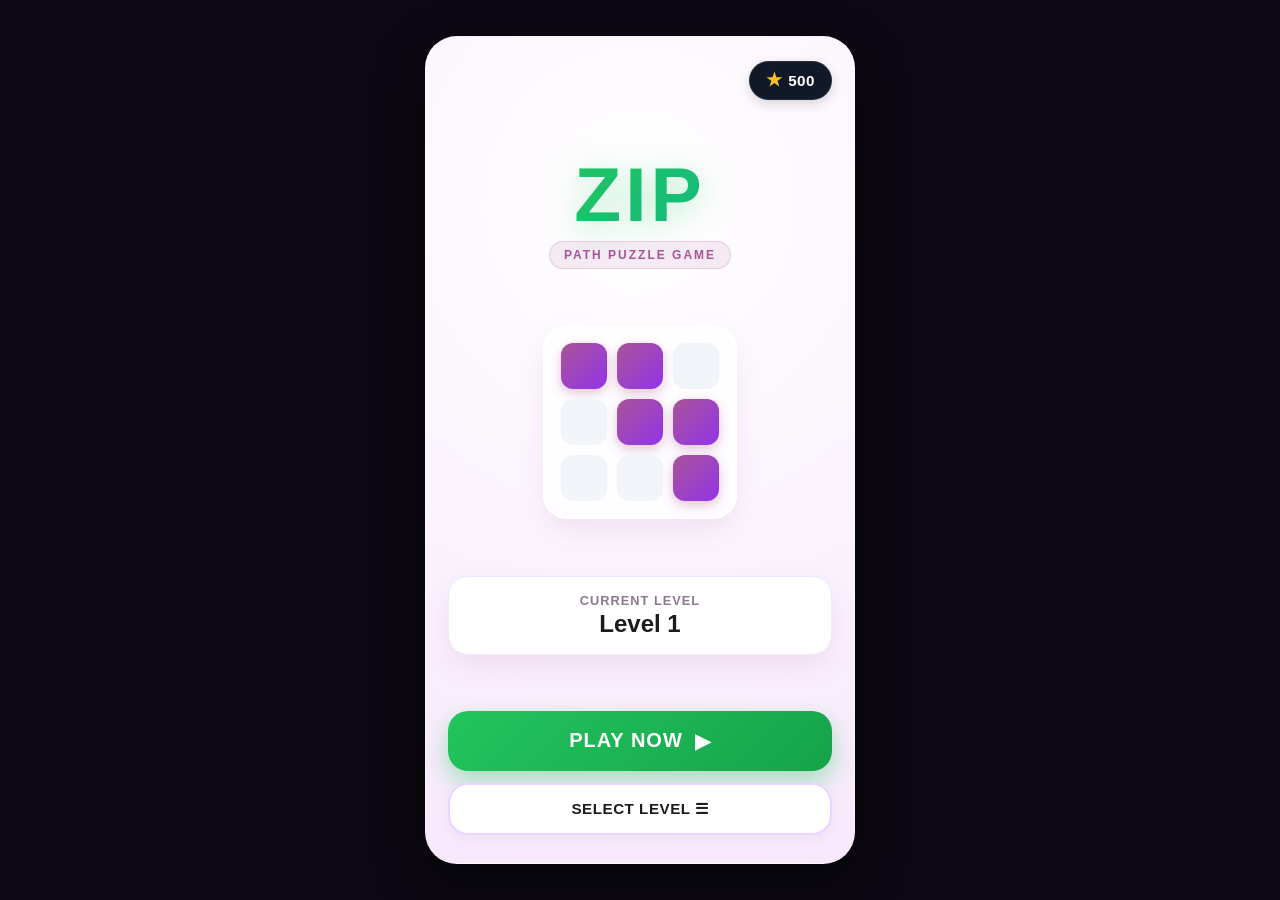
<file: index.html>
<!DOCTYPE html>  
<html lang="en">  
<head>  
  <meta charset="UTF-8">  
  <meta name="viewport" content="width=device-width, initial-scale=1.0, maximum-scale=1.0, user-scalable=no" />  
  <title>ZIP Path Puzzle Game</title>  
  <link rel="stylesheet" href="style.css">  
</head>  
<body>    
<div class="mobile-frame">  

  <!-- NOTIFICATION TOAST BANNER -->  
  <div id="toast-banner" class="toast-notification">  
    <span>⚠️</span>  
    <span id="toast-msg">Level Incomplete!</span>  
  </div>  

  <!-- HOME SCREEN -->  
  <div id="home-screen" class="screen active">  
    <div class="home-body">  
      <div class="home-top">  
        <div class="coin-badge coin-display">500</div>  
      </div>  
      <div>  
        <div class="home-logo">ZIP</div>  
        <div class="home-tagline">PATH PUZZLE GAME</div>  
      </div>  
      <div class="home-illustration">  
        <div class="mini-cell active-cell"></div>  
        <div class="mini-cell active-cell"></div>  
        <div class="mini-cell"></div>  
        <div class="mini-cell"></div>  
        <div class="mini-cell active-cell"></div>  
        <div class="mini-cell active-cell"></div>  
        <div class="mini-cell"></div>  
        <div class="mini-cell"></div>  
        <div class="mini-cell active-cell"></div>  
      </div>  
      <div class="progress-card">  
        <div class="progress-card-title">Current Level</div>  
        <div class="progress-card-level" id="home-level-label">Level 1</div>  
      </div>  
      <div class="home-buttons-group">  
        <button class="btn-play-now" id="home-play-btn" type="button">  
          <span>PLAY NOW</span>  
          <span>▶</span>  
        </button>  
        <button class="btn-home-menu" id="home-menu-btn" type="button">SELECT LEVEL ☰</button>  
      </div>  
    </div>  
  </div>  

  <!-- LEVEL MENU SCREEN -->  
  <div id="menu-screen" class="screen">  
    <div class="top-bar">  
      <button class="icon-btn" id="menu-back-btn">‹</button>  
      <div style="font-weight: bold; font-size: 1rem;">Select Level</div>  
      <div class="coin-badge coin-display">500</div>  
    </div>  
    <div class="jump-level-box">  
      <input type="number" id="jump-input" placeholder="Enter Level (e.g. 105)" min="1">  
      <button id="jump-btn">Go</button>  
    </div>  
    <div class="level-container">  
      <div id="level-grid-menu" class="level-grid"></div>  
    </div>  
    <div class="pagination-bar">  
      <button id="prev-page-btn">‹ Prev</button>  
      <span id="page-info-label" style="font-weight:bold; font-size:0.8rem;">Page 1</span>  
      <button id="next-page-btn">Next ›</button>  
    </div>  
  </div>  

  <!-- GAME PLAY SCREEN -->  
  <div id="game-screen" class="screen">  
    <div class="top-bar">  
      <button class="icon-btn" id="open-menu-btn" type="button">‹</button>  
      <div class="top-bar-center">  
        <div class="zip-logo-img">ZIP</div>  
        <div class="level-subtitle" id="level-display">Level 1</div>  
      </div>  
      <div class="coin-badge coin-display">500</div>  
    </div>  
    
    <div class="game-body">  
      <div class="grid-container" id="grid-container">  
        <svg class="svg-layer" id="svg-path-layer"></svg>  
        <div id="grid" class="grid-board"></div>  
      </div>  
    </div>  
    
    <div class="action-container">  
      <button class="btn-clean" id="clean-btn" type="button">  
        <span>Clean</span>  
        <span style="font-size:0.8rem;">↺</span>  
      </button>  
      <button class="btn-share" id="share-btn" type="button">  
        <span>➔</span>  
        <span>Share</span>  
      </button>  
    </div>  
    
    <div class="ad-banner">  
      <div style="display:flex; align-items:center; gap:8px;">  
        <div style="background:var(--coin-yellow); width:24px; height:24px; border-radius:50%; display:flex; align-items:center; justify-content:center; color:white; font-size:0.75rem;">★</div>  
        <div>  
          <div style="font-weight: bold; font-size: 0.75rem;">Remove ads</div>  
          <div style="font-size: 0.65rem; color: #64748b;">Get rid of ads forever for $2.99</div>  
        </div>  
      </div>  
    </div>  
  </div>  

  <!-- WIN MODAL -->  
  <div id="win-modal" class="modal">  
    <div class="modal-card">  
      <h2 style="color:var(--path-color)">Level Cleared! 🎉</h2>  
      <p style="margin-top:8px; font-weight: 600; font-size:0.9rem;" id="win-msg">+10 Coins Earned!</p>  
      <button class="btn-next" id="next-lvl-btn">Next Level ➔</button>  
    </div>  
  </div>  

</div>  

<script src="script.js"></script>  
</body>  
</html>
</file>
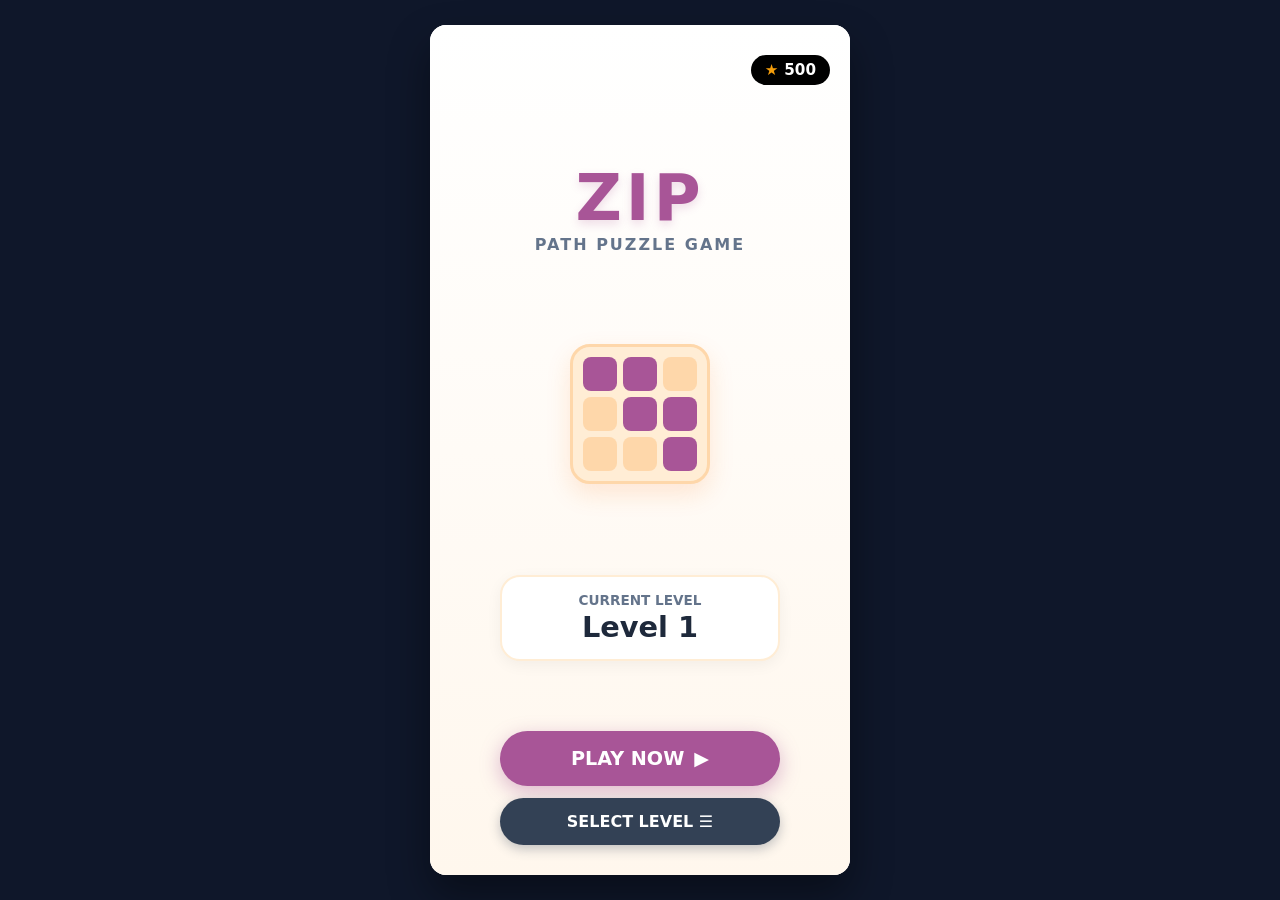
<file: zip_puzzle.html>
<!DOCTYPE html>
<html lang="en">
<head>
  <meta charset="UTF-8">
  <meta name="viewport" content="width=device-width, initial-scale=1.0">
  <title>ZIP Path Puzzle Game - Unlimited Levels</title>
  <style>
    :root {
      --bg-color: #ffffff;
      --grid-bg: #ffedd5;           /* Light Orange Background */
      --grid-line: #fed7aa;         /* Grid Border Color */
      --path-color: #a85597;        /* Soft Purple Path Line */
      --circle-green: #22c55e;      /* Checkpoint Badges */
      --btn-cyan: #06b6d4;
      --btn-orange: #f97316;
      --coin-yellow: #f59e0b;
      --card-purple: #8b5cf6;
      --card-locked: #94a3b8;
    }

    * {
      box-sizing: border-box;
      margin: 0;
      padding: 0;
      font-family: 'Segoe UI', system-ui, -apple-system, sans-serif;
      user-select: none;
      -webkit-user-select: none;
    }

    body {
      background-color: #0f172a;
      display: flex;
      justify-content: center;
      align-items: center;
      min-height: 100vh;
    }

    .mobile-frame {
      width: 100%;
      max-width: 420px;
      height: 100vh;
      max-height: 850px;
      background: var(--bg-color);
      box-shadow: 0 20px 40px rgba(0,0,0,0.4);
      display: flex;
      flex-direction: column;
      position: relative;
      overflow: hidden;
      border-radius: 16px;
    }

    .screen {
      display: none;
      flex-direction: column;
      height: 100%;
      width: 100%;
    }

    .screen.active {
      display: flex;
    }

    /* COIN BADGE COMMON */
    .coin-badge {
      background: #000000;
      color: #ffffff;
      padding: 6px 14px;
      border-radius: 20px;
      font-weight: bold;
      font-size: 0.95rem;
      display: flex;
      align-items: center;
      gap: 6px;
    }

    .coin-badge::before {
      content: '★';
      color: var(--coin-yellow);
    }

    /* ---------------- UNIQUE HOME SCREEN ---------------- */
    .home-body {
      flex: 1;
      display: flex;
      flex-direction: column;
      align-items: center;
      justify-content: space-between;
      padding: 30px 20px;
      background: linear-gradient(180deg, #ffffff 0%, #fff7ed 100%);
      text-align: center;
    }

    .home-top {
      width: 100%;
      display: flex;
      justify-content: flex-end;
    }

    .logo-container {
      margin-top: 10px;
    }

    .home-logo {
      font-size: 4rem;
      font-weight: 900;
      color: var(--path-color);
      letter-spacing: 4px;
      line-height: 1;
      text-shadow: 0 4px 10px rgba(168, 85, 151, 0.2);
    }

    .home-tagline {
      font-size: 1rem;
      font-weight: 700;
      color: #64748b;
      letter-spacing: 2px;
      margin-top: 5px;
    }

    /* Decorative Grid Icon on Home */
    .home-illustration {
      width: 140px;
      height: 140px;
      background: var(--grid-bg);
      border: 3px solid var(--grid-line);
      border-radius: 20px;
      display: grid;
      grid-template-columns: repeat(3, 1fr);
      gap: 6px;
      padding: 10px;
      box-shadow: 0 10px 25px rgba(249, 115, 22, 0.15);
      margin: 20px 0;
    }

    .home-illustration .mini-cell {
      background: #fed7aa;
      border-radius: 8px;
    }

    .home-illustration .mini-cell.active-cell {
      background: var(--path-color);
    }

    .progress-card {
      background: #ffffff;
      border: 2px solid #ffedd5;
      padding: 15px 30px;
      border-radius: 20px;
      box-shadow: 0 4px 15px rgba(0,0,0,0.05);
      width: 100%;
      max-width: 280px;
    }

    .progress-card-title {
      font-size: 0.85rem;
      color: #64748b;
      font-weight: 700;
      text-transform: uppercase;
    }

    .progress-card-level {
      font-size: 1.8rem;
      font-weight: 900;
      color: #1e293b;
      margin-top: 2px;
    }

    .home-buttons-group {
      width: 100%;
      max-width: 280px;
      display: flex;
      flex-direction: column;
      gap: 12px;
    }

    .btn-play-now {
      background: var(--path-color);
      color: white;
      border: none;
      padding: 16px;
      border-radius: 30px;
      font-size: 1.2rem;
      font-weight: 900;
      cursor: pointer;
      box-shadow: 0 6px 20px rgba(168, 85, 151, 0.4);
      transition: transform 0.1s ease;
      display: flex;
      align-items: center;
      justify-content: center;
      gap: 10px;
    }

    .btn-play-now:active {
      transform: scale(0.97);
    }

    .btn-home-menu {
      background: #334155;
      color: white;
      border: none;
      padding: 14px;
      border-radius: 30px;
      font-size: 1rem;
      font-weight: 800;
      cursor: pointer;
      box-shadow: 0 4px 12px rgba(51, 65, 85, 0.3);
    }

    /* TOP BAR FOR GAME/MENU */
    .top-bar {
      padding: 12px 18px;
      display: flex;
      justify-content: space-between;
      align-items: center;
      background: #ffffff;
      border-bottom: 1px solid #f1f5f9;
      z-index: 10;
    }

    .icon-btn {
      background: none;
      border: none;
      font-size: 1.8rem;
      font-weight: bold;
      color: #334155;
      cursor: pointer;
    }

    .zip-title-container {
      text-align: center;
    }

    .zip-logo-img {
      font-size: 2rem;
      font-weight: 900;
      color: var(--path-color);
      letter-spacing: 2px;
      line-height: 1;
    }

    .level-subtitle {
      font-size: 1rem;
      font-weight: 700;
      color: #1e293b;
      margin-top: 2px;
    }

    /* LEVEL MENU SCREEN */
    .menu-header {
      padding: 15px;
      text-align: center;
      background: var(--path-color);
      color: white;
      font-weight: bold;
      font-size: 1.2rem;
    }

    .jump-level-box {
      padding: 10px 15px;
      background: #f8fafc;
      display: flex;
      gap: 8px;
      border-bottom: 1px solid #e2e8f0;
    }

    .jump-level-box input {
      flex: 1;
      padding: 8px 12px;
      border: 1px solid #cbd5e1;
      border-radius: 8px;
      font-size: 0.9rem;
      outline: none;
    }

    .jump-level-box button {
      background: var(--path-color);
      color: white;
      border: none;
      padding: 8px 15px;
      border-radius: 8px;
      font-weight: bold;
      cursor: pointer;
    }

    .level-container {
      flex: 1;
      overflow-y: auto;
      padding: 15px;
    }

    .level-grid {
      display: grid;
      grid-template-columns: repeat(4, 1fr);
      gap: 10px;
      padding-bottom: 15px;
    }

    .btn-level-select {
      background: var(--card-purple);
      color: white;
      border: none;
      border-radius: 12px;
      padding: 12px 5px;
      font-size: 0.95rem;
      font-weight: bold;
      cursor: pointer;
      box-shadow: 0 3px 0 #6d28d9;
      display: flex;
      justify-content: center;
      align-items: center;
    }

    .btn-level-select.locked {
      background: var(--card-locked);
      box-shadow: 0 3px 0 #64748b;
      cursor: not-allowed;
      opacity: 0.6;
    }

    .pagination-bar {
      display: flex;
      justify-content: space-between;
      align-items: center;
      padding: 10px 15px;
      background: #ffffff;
      border-top: 1px solid #e2e8f0;
    }

    .pagination-bar button {
      background: #334155;
      color: white;
      border: none;
      padding: 6px 14px;
      border-radius: 8px;
      font-weight: bold;
      cursor: pointer;
    }

    /* GAME PLAY SCREEN */
    .game-body {
      flex: 1;
      display: flex;
      flex-direction: column;
      align-items: center;
      justify-content: center;
      padding: 10px 20px;
    }

    .grid-container {
      position: relative;
      background: var(--grid-bg);
      border: 3px solid var(--grid-line);
      border-radius: 12px;
      box-shadow: 0 4px 15px rgba(0,0,0,0.05);
      overflow: hidden;
    }

    .grid-board {
      display: grid;
      touch-action: none;
      position: relative;
      z-index: 2;
    }

    .svg-layer {
      position: absolute;
      top: 0;
      left: 0;
      width: 100%;
      height: 100%;
      z-index: 1;
      pointer-events: none;
    }

    .cell {
      box-sizing: border-box;
      border: 1px solid var(--grid-line);
      display: flex;
      align-items: center;
      justify-content: center;
      position: relative;
      background: transparent;
    }

    .cell.visited {
      background-color: rgba(168, 85, 151, 0.15) !important;
    }

    .num-badge {
      width: 36px;
      height: 36px;
      background-color: var(--circle-green);
      color: white;
      border-radius: 50%;
      display: flex;
      align-items: center;
      justify-content: center;
      font-weight: 800;
      font-size: 1.05rem;
      z-index: 10;
      box-shadow: 0 3px 6px rgba(0,0,0,0.2);
      border: 2px solid #ffffff;
    }

    /* ACTION BUTTONS */
    .action-container {
      display: flex;
      gap: 15px;
      padding: 12px 20px 20px 20px;
    }

    .btn-clean {
      flex: 1;
      background: var(--btn-cyan);
      color: white;
      border: none;
      border-radius: 25px;
      padding: 12px 20px;
      font-weight: 800;
      font-size: 0.95rem;
      cursor: pointer;
      display: flex;
      justify-content: space-between;
      align-items: center;
      box-shadow: 0 4px 10px rgba(6, 182, 212, 0.3);
    }

    .btn-share {
      flex: 1;
      background: var(--btn-orange);
      color: white;
      border: none;
      border-radius: 25px;
      padding: 12px 20px;
      font-weight: 800;
      font-size: 0.95rem;
      cursor: pointer;
      display: flex;
      align-items: center;
      justify-content: center;
      gap: 8px;
      box-shadow: 0 4px 10px rgba(249, 115, 22, 0.3);
    }

    .ad-banner {
      background: #ffffff;
      padding: 8px 15px;
      border-top: 1px solid #e2e8f0;
      display: flex;
      align-items: center;
      justify-content: space-between;
    }

    /* MODAL */
    .modal {
      position: absolute;
      top: 0; left: 0; right: 0; bottom: 0;
      background: rgba(15, 23, 42, 0.75);
      backdrop-filter: blur(4px);
      display: none;
      align-items: center;
      justify-content: center;
      z-index: 100;
    }

    .modal.active { display: flex; }

    .modal-card {
      background: white;
      padding: 25px;
      border-radius: 20px;
      text-align: center;
      width: 80%;
      box-shadow: 0 10px 30px rgba(0,0,0,0.3);
    }

    .btn-next {
      background: var(--path-color);
      color: white;
      border: none;
      padding: 12px 24px;
      border-radius: 12px;
      font-weight: bold;
      margin-top: 15px;
      cursor: pointer;
      width: 100%;
      font-size: 1rem;
    }
  </style>
</head>
<body>

  <div class="mobile-frame">
    
    <!-- 1. UNIQUE HOME SCREEN (DEFAULT ACTIVE) -->
    <div id="home-screen" class="screen active">
      <div class="home-body">
        
        <div class="home-top">
          <div class="coin-badge coin-display">322</div>
        </div>

        <div class="logo-container">
          <div class="home-logo">ZIP</div>
          <div class="home-tagline">PATH PUZZLE GAME</div>
        </div>

        <!-- Decorative Mini Grid Artwork -->
        <div class="home-illustration">
          <div class="mini-cell active-cell"></div>
          <div class="mini-cell active-cell"></div>
          <div class="mini-cell"></div>
          <div class="mini-cell"></div>
          <div class="mini-cell active-cell"></div>
          <div class="mini-cell active-cell"></div>
          <div class="mini-cell"></div>
          <div class="mini-cell"></div>
          <div class="mini-cell active-cell"></div>
        </div>

        <div class="progress-card">
          <div class="progress-card-title">Current Level</div>
          <div class="progress-card-level" id="home-level-label">Level 1</div>
        </div>

        <div class="home-buttons-group">
          <button class="btn-play-now" id="home-play-btn">
            <span>PLAY NOW</span>
            <span>▶</span>
          </button>
          <button class="btn-home-menu" id="home-menu-btn">SELECT LEVEL ☰</button>
        </div>

      </div>
    </div>

    <!-- 2. LEVEL MENU SCREEN -->
    <div id="menu-screen" class="screen">
      <div class="top-bar">
        <button class="icon-btn" id="menu-back-btn">‹</button>
        <div style="font-weight: bold; font-size: 1.1rem; color:#1e293b;">Select Level</div>
        <div class="coin-badge coin-display">322</div>
      </div>
      
      <div class="jump-level-box">
        <input type="number" id="jump-input" placeholder="Enter Level (e.g. 105)" min="1">
        <button id="jump-btn">Go</button>
      </div>

      <div class="level-container">
        <div id="level-grid-menu" class="level-grid"></div>
      </div>

      <div class="pagination-bar">
        <button id="prev-page-btn">‹ Prev</button>
        <span id="page-info-label" style="font-weight:bold; font-size:0.85rem; color:#475569;">Page 1</span>
        <button id="next-page-btn">Next ›</button>
      </div>
    </div>

    <!-- 3. GAME PLAY SCREEN -->
    <div id="game-screen" class="screen">
      
      <div class="top-bar">
        <button class="icon-btn" id="open-menu-btn">‹</button>
        <div class="zip-title-container">
          <div class="zip-logo-img">ZIP</div>
          <div class="level-subtitle" id="level-display">Level 1</div>
        </div>
        <div class="coin-badge coin-display">322</div>
      </div>

      <div class="game-body">
        <div class="grid-container" id="grid-container">
          <svg class="svg-layer" id="svg-path-layer"></svg>
          <div id="grid" class="grid-board"></div>
        </div>
      </div>

      <div class="action-container">
        <button class="btn-clean" id="clean-btn">
          <span>Clean</span>
          <span style="font-size:0.85rem;">8 ★</span>
        </button>
        <button class="btn-share" onclick="alert('Sharing level link...')">
          <span>➔</span>
          <span>Share</span>
        </button>
      </div>

      <div class="ad-banner">
        <div style="display:flex; align-items:center; gap:10px;">
          <div style="background:var(--coin-yellow); width:28px; height:28px; border-radius:50%; display:flex; align-items:center; justify-content:center; color:white; font-size:0.8rem;">★</div>
          <div>
            <div style="font-weight: bold; font-size: 0.8rem; color: #1e293b;">Remove ads</div>
            <div style="font-size: 0.7rem; color: #64748b;">Get rid of ads forever for $2.99</div>
          </div>
        </div>
      </div>

    </div>

    <!-- WIN MODAL -->
    <div id="win-modal" class="modal">
      <div class="modal-card">
        <h2 style="color:var(--path-color)">Level Cleared! 🎉</h2>
        <p style="margin-top:10px; font-weight: 600; color:#334155;" id="win-msg">+10 Coins Earned!</p>
        <button class="btn-next" id="next-lvl-btn">Next Level ➔</button>
      </div>
    </div>

  </div>

  <script>
    let coins = parseInt(localStorage.getItem('zip_coins')) || 322;
    let currentLevel = parseInt(localStorage.getItem('zip_current_level')) || 1;
    let highestUnlocked = parseInt(localStorage.getItem('zip_highest_unlocked')) || 1;
    let savedPaths = JSON.parse(localStorage.getItem('zip_saved_paths')) || {};
    let menuPage = 1;
    const levelsPerPage = 60;

    function updateCoins(amount) {
      coins += amount;
      if (coins < 0) coins = 0;
      localStorage.setItem('zip_coins', coins);
      document.querySelectorAll('.coin-display').forEach(el => el.innerText = coins);
    }

    function saveCurrentPath() {
      savedPaths[currentLevel] = path;
      localStorage.setItem('zip_saved_paths', JSON.stringify(savedPaths));
    }

    function mulberry32(a) {
      return function() {
        var t = a += 0x6D2B79F5;
        t = Math.imul(t ^ t >>> 15, t | 1);
        t ^= t + Math.imul(t ^ t >>> 7, t | 61);
        return ((t ^ t >>> 14) >>> 0) / 4294967296;
      };
    }

    function generateSolvableLevel(lvl) {
      const rand = mulberry32(lvl * 123456 + 789);
      
      let size = 4;
      if (lvl > 10) size = 5;
      if (lvl > 50) size = 6;
      if (lvl > 150) size = 7;

      const total = size * size;
      let fullPath = [];
      let visited = Array(size).fill(0).map(() => Array(size).fill(false));

      function dfs(r, c) {
        fullPath.push({ r, c });
        visited[r][c] = true;
        if (fullPath.length === total) return true;

        let dirs = [{ r: r - 1, c }, { r: r + 1, c }, { r, c: c - 1 }, { r, c: c + 1 }];
        dirs.sort(() => rand() - 0.5);

        for (let d of dirs) {
          if (d.r >= 0 && d.r < size && d.c >= 0 && d.c < size && !visited[d.r][d.c]) {
            if (dfs(d.r, d.c)) return true;
          }
        }
        fullPath.pop();
        visited[r][c] = false;
        return false;
      }

      dfs(Math.floor(rand() * size), Math.floor(rand() * size));

      if (fullPath.length < total) {
        fullPath = [];
        for (let r = 0; r < size; r++) {
          if (r % 2 === 0) {
            for (let c = 0; c < size; c++) fullPath.push({ r, c });
          } else {
            for (let c = size - 1; c >= 0; c--) fullPath.push({ r, c });
          }
        }
      }

      let numCheckpoints = size === 4 ? 3 : (size === 5 ? 4 : (size === 6 ? 5 : 6));
      if (lvl > 300) numCheckpoints = Math.min(8, numCheckpoints + 2);

      const checkpoints = {};
      const step = Math.floor((total - 1) / (numCheckpoints - 1));

      for (let i = 0; i < numCheckpoints; i++) {
        let idx = i === numCheckpoints - 1 ? total - 1 : i * step;
        const cell = fullPath[idx];
        checkpoints[`${cell.r},${cell.c}`] = i + 1;
      }

      return { size, checkpoints, autoSolution: fullPath };
    }

    let gridCols = 4;
    let path = [];
    let isDragging = false;
    let checkpoints = {};
    let totalCells = 16;
    let maxCheckpoint = 1;
    let cellSize = 75;

    function switchScreen(screenId) {
      document.querySelectorAll('.screen').forEach(s => s.classList.remove('active'));
      document.getElementById(screenId).classList.add('active');
    }

    function updateHomeUI() {
      document.getElementById('home-level-label').innerText = `Level ${currentLevel}`;
      updateCoins(0);
    }

    function startLevel(lvl) {
      if (lvl < 1) lvl = 1;
      currentLevel = lvl;
      localStorage.setItem('zip_current_level', currentLevel);

      const data = generateSolvableLevel(lvl);
      gridCols = data.size;
      checkpoints = data.checkpoints;
      totalCells = gridCols * gridCols;
      maxCheckpoint = Math.max(...Object.values(checkpoints), 1);

      document.getElementById('level-display').innerText = `Level ${lvl}`;

      if (savedPaths[currentLevel] && savedPaths[currentLevel].length > 0) {
        path = [...savedPaths[currentLevel]];
      } else if (currentLevel < highestUnlocked) {
        path = [...data.autoSolution];
        saveCurrentPath();
      } else {
        path = [];
      }

      isDragging = false;
      cellSize = Math.floor(310 / gridCols);

      const gridElem = document.getElementById('grid');
      gridElem.style.gridTemplateColumns = `repeat(${gridCols}, ${cellSize}px)`;
      gridElem.style.gridTemplateRows = `repeat(${gridCols}, ${cellSize}px)`;
      gridElem.innerHTML = '';

      for (let r = 0; r < gridCols; r++) {
        for (let c = 0; c < gridCols; c++) {
          const cell = document.createElement('div');
          cell.className = 'cell';
          cell.dataset.r = r;
          cell.dataset.c = c;

          const key = `${r},${c}`;
          if (checkpoints[key]) {
            const numBadge = document.createElement('div');
            numBadge.className = 'num-badge';
            numBadge.innerText = checkpoints[key];
            cell.appendChild(numBadge);
          }

          gridElem.appendChild(cell);
        }
      }

      switchScreen('game-screen');
      updateCoins(0);
      updateUI(false);
    }

    function tryAddToPath(r, c) {
      const key = `${r},${c}`;
      const cellVal = checkpoints[key] || null;

      if (path.length === 0) {
        if (cellVal === 1) { 
          path.push({ r, c }); 
          saveCurrentPath();
          return true; 
        }
        return false;
      }

      if (path.length > 1) {
        const prev = path[path.length - 2];
        if (prev.r === r && prev.c === c) { 
          path.pop(); 
          saveCurrentPath();
          return true; 
        }
      }

      if (path.some(p => p.r === r && p.c === c)) return false;

      const head = path[path.length - 1];
      if (Math.abs(head.r - r) + Math.abs(head.c - c) !== 1) return false;

      if (cellVal !== null) {
        const hitCheckpoints = path.map(p => checkpoints[`${p.r},${p.c}`]).filter(Boolean);
        const currentHighest = hitCheckpoints.length > 0 ? Math.max(...hitCheckpoints) : 1;
        if (cellVal !== currentHighest + 1) return false;
      }

      path.push({ r, c });
      saveCurrentPath();
      return true;
    }

    function drawSVGPath() {
      const svg = document.getElementById('svg-path-layer');
      svg.innerHTML = '';

      if (path.length === 0) return;

      let pointsStr = '';
      path.forEach((p, idx) => {
        const x = p.c * cellSize + cellSize / 2;
        const y = p.r * cellSize + cellSize / 2;
        pointsStr += `${x},${y} `;

        if (idx === 0) {
          const startCircle = document.createElementNS('http://www.w3.org/2000/svg', 'circle');
          startCircle.setAttribute('cx', x);
          startCircle.setAttribute('cy', y);
          startCircle.setAttribute('r', cellSize * 0.22);
          startCircle.setAttribute('fill', '#a85597');
          svg.appendChild(startCircle);
        }
        if (idx === path.length - 1 && path.length > 1) {
          const endCircle = document.createElementNS('http://www.w3.org/2000/svg', 'circle');
          endCircle.setAttribute('cx', x);
          endCircle.setAttribute('cy', y);
          endCircle.setAttribute('r', cellSize * 0.18);
          endCircle.setAttribute('fill', '#f97316');
          svg.appendChild(endCircle);
        }
      });

      if (path.length > 1) {
        const polyline = document.createElementNS('http://www.w3.org/2000/svg', 'polyline');
        polyline.setAttribute('points', pointsStr.trim());
        polyline.setAttribute('fill', 'none');
        polyline.setAttribute('stroke', '#a85597');
        polyline.setAttribute('stroke-width', cellSize * 0.35);
        polyline.setAttribute('stroke-linecap', 'round');
        polyline.setAttribute('stroke-linejoin', 'round');
        svg.insertBefore(polyline, svg.firstChild);
      }
    }

    function updateUI(checkWin = true) {
      document.querySelectorAll('.cell').forEach(c => c.classList.remove('visited'));

      path.forEach((p) => {
        const elem = document.querySelector(`[data-r="${p.r}"][data-c="${p.c}"]`);
        if (elem) elem.classList.add('visited');
      });

      drawSVGPath();

      if (checkWin && path.length === totalCells) {
        const hitCheckpoints = path.map(p => checkpoints[`${p.r},${p.c}`]).filter(Boolean);
        if (hitCheckpoints.length === maxCheckpoint) {
          if (currentLevel >= highestUnlocked) {
            highestUnlocked = currentLevel + 1;
            localStorage.setItem('zip_highest_unlocked', highestUnlocked);
            updateCoins(10);
            document.getElementById('win-msg').innerText = `Level ${currentLevel} Cleared! +10 Coins!`;
          } else {
            document.getElementById('win-msg').innerText = `Level ${currentLevel} Solved!`;
          }
          document.getElementById('win-modal').classList.add('active');
        }
      }
    }

    function renderMenu() {
      const menuGrid = document.getElementById('level-grid-menu');
      menuGrid.innerHTML = '';

      const startLvl = (menuPage - 1) * levelsPerPage + 1;
      const endLvl = startLvl + levelsPerPage - 1;

      for (let i = startLvl; i <= endLvl; i++) {
        const btn = document.createElement('button');
        const isUnlocked = i <= highestUnlocked;
        btn.className = `btn-level-select ${!isUnlocked ? 'locked' : ''}`;
        btn.innerText = i;

        if (isUnlocked) {
          btn.addEventListener('click', () => startLevel(i));
        }

        menuGrid.appendChild(btn);
      }

      document.getElementById('page-info-label').innerText = `Levels ${startLvl} - ${endLvl}`;
    }

    // Controls & Drag Listeners
    const gridElem = document.getElementById('grid');
    gridElem.addEventListener('pointerdown', (e) => {
      const cell = e.target.closest('.cell');
      if (!cell) return;
      isDragging = true;
      tryAddToPath(parseInt(cell.dataset.r), parseInt(cell.dataset.c));
      updateUI(true);
    });

    window.addEventListener('pointermove', (e) => {
      if (!isDragging) return;
      const target = document.elementFromPoint(e.clientX, e.clientY);
      if (!target) return;
      const cell = target.closest('.cell');
      if (cell && tryAddToPath(parseInt(cell.dataset.r), parseInt(cell.dataset.c))) {
        updateUI(true);
      }
    });

    window.addEventListener('pointerup', () => isDragging = false);

    // Clean Button Logic
    document.getElementById('clean-btn').addEventListener('click', () => {
      if (coins >= 8) {
        updateCoins(-8);
        path = [];
        saveCurrentPath();
        updateUI(false);
      } else {
        alert("Not enough coins to Clean! Need 8 ⭐");
      }
    });

    document.getElementById('next-lvl-btn').addEventListener('click', () => {
      document.getElementById('win-modal').classList.remove('active');
      startLevel(currentLevel + 1);
    });

    // Home Screen Navigation Listeners
    document.getElementById('home-play-btn').addEventListener('click', () => {
      startLevel(currentLevel);
    });

    document.getElementById('home-menu-btn').addEventListener('click', () => {
      menuPage = Math.ceil(highestUnlocked / levelsPerPage) || 1;
      renderMenu();
      switchScreen('menu-screen');
    });

    document.getElementById('open-menu-btn').addEventListener('click', () => {
      updateHomeUI();
      switchScreen('home-screen');
    });

    document.getElementById('menu-back-btn').addEventListener('click', () => {
      updateHomeUI();
      switchScreen('home-screen');
    });

    document.getElementById('prev-page-btn').addEventListener('click', () => {
      if (menuPage > 1) {
        menuPage--;
        renderMenu();
      }
    });

    document.getElementById('next-page-btn').addEventListener('click', () => {
      menuPage++;
      renderMenu();
    });

    document.getElementById('jump-btn').addEventListener('click', () => {
      const targetLvl = parseInt(document.getElementById('jump-input').value);
      if (targetLvl && targetLvl > 0) {
        if (targetLvl <= highestUnlocked) {
          startLevel(targetLvl);
        } else {
          alert(`Level ${targetLvl} is locked! Highest unlocked is ${highestUnlocked}.`);
        }
      }
    });

    // Initialize Home Screen on Load
    updateHomeUI();
  </script>
</body>
</html>
</file>
<file: style.css>
/* ==========================================
   GLOBAL VARIABLES & MODERN RESET
   ========================================== */
:root {
  --bg-color: #fdf4ff;
  --bg-gradient: radial-gradient(circle at 50% 20%, #ffffff 0%, #f7e8fb 100%);
  --card-bg: #ffffff;
  --primary-purple: #a85597;
  --purple-glow: rgba(168, 85, 151, 0.35);
  --green-main: #22c55e;
  --green-gradient: linear-gradient(135deg, #22c55e 0%, #16a34a 100%);
  --green-glow: rgba(34, 197, 94, 0.4);
  --text-dark: #1e1b1e;
  --text-muted: #8b798e;
  --coin-yellow: #fbbf24;
  --shadow-card: 0 12px 30px -5px rgba(168, 85, 151, 0.15);
}

* {
  box-sizing: border-box;
  margin: 0;
  padding: 0;
  font-family: -apple-system, BlinkMacSystemFont, "Segoe UI", Roboto, Helvetica, Arial, sans-serif;
  user-select: none;
  -webkit-user-select: none;
  -webkit-touch-callout: none;
  -webkit-tap-highlight-color: transparent;
}

html, body {
  width: 100%;
  height: 100%;
  overflow: hidden;
  background-color: #0d0914;
  display: flex;
  justify-content: center;
  align-items: center;
}

/* ==========================================
   MOBILE FRAME CONTAINER
   ========================================== */
.mobile-frame {
  width: 100%;
  max-width: 430px;
  height: 100dvh;
  max-height: 920px;
  background: var(--bg-gradient);
  position: relative;
  display: flex;
  flex-direction: column;
  box-shadow: 0 20px 50px rgba(0, 0, 0, 0.6);
  overflow: hidden;
}

@media (min-width: 430px) {
  .mobile-frame {
    height: 92vh;
    border-radius: 32px;
    border: 1.5px solid rgba(255, 255, 255, 0.2);
  }
}

/* ==========================================
   SCREEN MANAGEMENT
   ========================================== */
.screen {
  display: none;
  flex-direction: column;
  justify-content: space-between;
  height: 100%;
  width: 100%;
  position: absolute;
  top: 0;
  left: 0;
  background: var(--bg-gradient);
  overflow: hidden;
}

.screen.active {
  display: flex;
}

/* ==========================================
   MODERN HOME SCREEN DESIGN
   ========================================== */
#home-screen .home-body {
  flex: 1;
  display: flex;
  flex-direction: column;
  justify-content: space-between;
  align-items: center;
  padding: 24px 22px 28px 22px;
  text-align: center;
  position: relative;
  z-index: 10;
}

/* TOP COIN DISPLAY */
.home-top {
  width: 100%;
  display: flex;
  justify-content: flex-end;
  align-items: center;
}

.coin-badge {
  background: #111827;
  color: #ffffff;
  border-radius: 24px;
  padding: 8px 16px;
  font-weight: 800;
  font-size: 0.95rem;
  display: flex;
  align-items: center;
  gap: 6px;
  box-shadow: 0 4px 12px rgba(0, 0, 0, 0.15);
  border: 1px solid rgba(255, 255, 255, 0.1);
  letter-spacing: 0.5px;
}

.coin-badge::before {
  content: "★";
  color: var(--coin-yellow);
  font-size: 1.1rem;
}

/* BRANDING / LOGO */
.home-logo {
  font-size: 4.8rem;
  font-weight: 900;
  background: linear-gradient(135deg, #22c55e 0%, #10b981 100%);
  -webkit-background-clip: text;
  -webkit-text-fill-color: transparent;
  letter-spacing: 4px;
  line-height: 1;
  filter: drop-shadow(0 6px 16px rgba(34, 197, 94, 0.35));
}

.home-tagline {
  font-size: 0.75rem;
  font-weight: 800;
  color: var(--primary-purple);
  background: rgba(168, 85, 151, 0.1);
  padding: 6px 14px;
  border-radius: 20px;
  letter-spacing: 2px;
  margin-top: 8px;
  display: inline-block;
  border: 1px solid rgba(168, 85, 151, 0.2);
}

/* MINI GRID ILLUSTRATION */
.home-illustration {
  display: grid;
  grid-template-columns: repeat(3, 46px);
  gap: 10px;
  background: rgba(255, 255, 255, 0.75);
  backdrop-filter: blur(10px);
  padding: 16px;
  border-radius: 24px;
  box-shadow: var(--shadow-card);
  border: 2px solid #ffffff;
}

.mini-cell {
  width: 46px;
  height: 46px;
  background: #f1f5f9;
  border-radius: 12px;
  transition: all 0.3s ease;
}

.mini-cell.active-cell {
  background: linear-gradient(135deg, #a85597 0%, #9333ea 100%);
  box-shadow: 0 4px 12px var(--purple-glow);
}

/* CURRENT LEVEL PROGRESS CARD */
.progress-card {
  background: #ffffff;
  width: 100%;
  padding: 16px 20px;
  border-radius: 20px;
  border: 1.5px solid #f3e8ff;
  box-shadow: var(--shadow-card);
  display: flex;
  flex-direction: column;
  align-items: center;
  gap: 2px;
}

.progress-card-title {
  font-size: 0.8rem;
  color: var(--text-muted);
  font-weight: 700;
  text-transform: uppercase;
  letter-spacing: 1px;
}

.progress-card-level {
  font-size: 1.5rem;
  font-weight: 900;
  color: var(--text-dark);
}

/* BUTTONS GROUP */
.home-buttons-group {
  width: 100%;
  display: flex;
  flex-direction: column;
  gap: 12px;
}

.btn-play-now {
  background: var(--green-gradient);
  color: #ffffff;
  border: none;
  border-radius: 20px;
  padding: 18px;
  font-size: 1.25rem;
  font-weight: 900;
  letter-spacing: 1px;
  display: flex;
  align-items: center;
  justify-content: center;
  gap: 12px;
  cursor: pointer;
  box-shadow: 0 10px 25px var(--green-glow);
  transition: transform 0.15s ease, box-shadow 0.15s ease;
  touch-action: manipulation;
}

.btn-play-now:active {
  transform: translateY(2px) scale(0.98);
  box-shadow: 0 4px 12px var(--green-glow);
}

.btn-home-menu {
  background: #ffffff;
  color: var(--text-dark);
  border: 2px solid #e9d5ff;
  border-radius: 20px;
  padding: 15px;
  font-size: 0.95rem;
  font-weight: 800;
  letter-spacing: 0.5px;
  cursor: pointer;
  box-shadow: 0 4px 12px rgba(0, 0, 0, 0.04);
  transition: transform 0.15s ease, background 0.15s ease;
  touch-action: manipulation;
}

.btn-home-menu:active {
  transform: translateY(2px) scale(0.98);
  background: #faf5ff;
}

/* ==========================================
   TOP BAR & GAME PLAY SCREEN
   ========================================== */
.top-bar {
  display: flex;
  align-items: center;
  justify-content: space-between;
  padding: 12px 18px;
  z-index: 50;
  width: 100%;
}

.top-bar-center {
  display: flex;
  flex-direction: column;
  align-items: center;
}

.zip-logo-img {
  font-size: 2.2rem;
  font-weight: 900;
  color: var(--green-main);
  letter-spacing: 2px;
  line-height: 1;
}

.level-subtitle {
  font-size: 0.95rem;
  font-weight: 800;
  color: var(--primary-purple);
  margin-top: 2px;
}

.icon-btn {
  background: #ffffff;
  border: 2px solid #e9d5ff;
  border-radius: 50%;
  width: 44px;
  height: 44px;
  font-size: 1.6rem;
  font-weight: bold;
  color: var(--text-dark);
  display: flex;
  align-items: center;
  justify-content: center;
  cursor: pointer;
  box-shadow: 0 4px 10px rgba(0, 0, 0, 0.06);
  transition: transform 0.1s;
  padding-bottom: 2px;
}

.icon-btn:active {
  transform: scale(0.92);
}

.game-body {
  flex: 1;
  display: flex;
  align-items: center;
  justify-content: center;
  padding: 10px;
}

.grid-container {
  position: relative;
  touch-action: none;
}

.grid-board {
  position: relative;
  display: grid;
  gap: 0;
  background-color: #f3e8f4;
  border: 3px solid #e0cbe2;
  border-radius: 18px;
  box-shadow: var(--shadow-card);
  overflow: hidden;
}

.cell {
  position: relative;
  display: flex;
  align-items: center;
  justify-content: center;
  border: 1px solid rgba(210, 175, 215, 0.45);
}

.svg-layer {
  position: absolute;
  top: 0;
  left: 0;
  width: 100%;
  height: 100%;
  pointer-events: none;
  z-index: 2;
}

.num-badge {
  position: relative;
  z-index: 10;
  width: 36px;
  height: 36px;
  background: var(--green-main);
  color: #ffffff;
  font-weight: 800;
  font-size: 1.1rem;
  border-radius: 50%;
  display: flex;
  align-items: center;
  justify-content: center;
  border: 2.5px solid #ffffff;
  box-shadow: 0 3px 8px rgba(0, 0, 0, 0.2);
}

.action-container {
  display: flex;
  gap: 12px;
  padding: 10px 18px;
}

.btn-clean, .btn-share {
  flex: 1;
  border: none;
  padding: 13px;
  border-radius: 18px;
  font-weight: 800;
  font-size: 0.95rem;
  color: #ffffff;
  display: flex;
  align-items: center;
  justify-content: center;
  gap: 8px;
  cursor: pointer;
}

.btn-clean {
  background: #38bdf8;
  box-shadow: 0 4px 12px rgba(56, 189, 248, 0.35);
}

.btn-share {
  background: #f97316;
  box-shadow: 0 4px 12px rgba(249, 115, 22, 0.35);
}

.ad-banner {
  background: #ffffff;
  padding: 12px 18px;
  border-top: 1px solid #f0d8ee;
  display: flex;
  align-items: center;
  justify-content: space-between;
}

/* ==========================================
   LEVEL MENU & MODALS
   ========================================== */
.jump-level-box {
  display: flex;
  gap: 8px;
  padding: 10px 18px;
}

.jump-level-box input {
  flex: 1;
  padding: 10px 14px;
  border-radius: 12px;
  border: 2px solid #e0cbe2;
  outline: none;
}

.jump-level-box button {
  background: var(--primary-purple);
  color: #fff;
  border: none;
  padding: 0 18px;
  border-radius: 12px;
  font-weight: 800;
  cursor: pointer;
}

.level-container {
  flex: 1;
  overflow-y: auto;
  padding: 10px 18px;
}

.level-grid {
  display: grid;
  grid-template-columns: repeat(4, 1fr);
  gap: 12px;
}

.btn-level-select {
  aspect-ratio: 1;
  background: #ffffff;
  border: 2px solid #e0cbe2;
  border-radius: 16px;
  font-weight: 800;
  font-size: 1.05rem;
  color: var(--text-dark);
  cursor: pointer;
  display: flex;
  align-items: center;
  justify-content: center;
  box-shadow: 0 2px 6px rgba(0, 0, 0, 0.04);
}

.btn-level-select.locked {
  background: #f1f5f9;
  color: #94a3b8;
  border-color: #e2e8f0;
}

.pagination-bar {
  display: flex;
  align-items: center;
  justify-content: space-between;
  padding: 12px 18px;
  background: #ffffff;
  border-top: 1px solid #f0d8ee;
}

.pagination-bar button {
  background: #f3e8f4;
  border: none;
  padding: 8px 16px;
  border-radius: 10px;
  font-weight: 800;
  color: var(--primary-purple);
  cursor: pointer;
}

.modal {
  position: absolute;
  inset: 0;
  background: rgba(15, 23, 42, 0.6);
  backdrop-filter: blur(4px);
  display: none;
  align-items: center;
  justify-content: center;
  z-index: 100;
}

.modal.active {
  display: flex;
}

.modal-card {
  background: #ffffff;
  width: 82%;
  max-width: 320px;
  padding: 24px;
  border-radius: 24px;
  text-align: center;
  box-shadow: 0 20px 40px rgba(0, 0, 0, 0.2);
}

.btn-next {
  margin-top: 16px;
  background: var(--green-gradient);
  color: #ffffff;
  border: none;
  width: 100%;
  padding: 14px;
  border-radius: 14px;
  font-weight: 800;
  font-size: 1rem;
  cursor: pointer;
  box-shadow: 0 6px 16px var(--green-glow);
}

.toast-notification {
  position: absolute;
  top: 20px;
  left: 50%;
  transform: translateX(-50%) translateY(-100px);
  background: #0f172a;
  color: #ffffff;
  padding: 10px 20px;
  border-radius: 25px;
  font-size: 0.85rem;
  font-weight: 700;
  display: flex;
  align-items: center;
  gap: 8px;
  z-index: 200;
  transition: transform 0.3s cubic-bezier(0.175, 0.885, 0.32, 1.275);
}

.toast-notification.show {
  transform: translateX(-50%) translateY(0);
}

/* SMALL MOBILE SCREENS RESPONSIVENESS */
@media (max-height: 660px) {
  #home-screen .home-body { padding: 16px 18px; }
  .home-logo { font-size: 3.8rem; }
  .home-illustration { padding: 12px; gap: 8px; }
  .mini-cell { width: 38px; height: 38px; }
  .btn-play-now { padding: 14px; font-size: 1.1rem; }
  .btn-home-menu { padding: 12px; font-size: 0.85rem; }
   }
</file>
